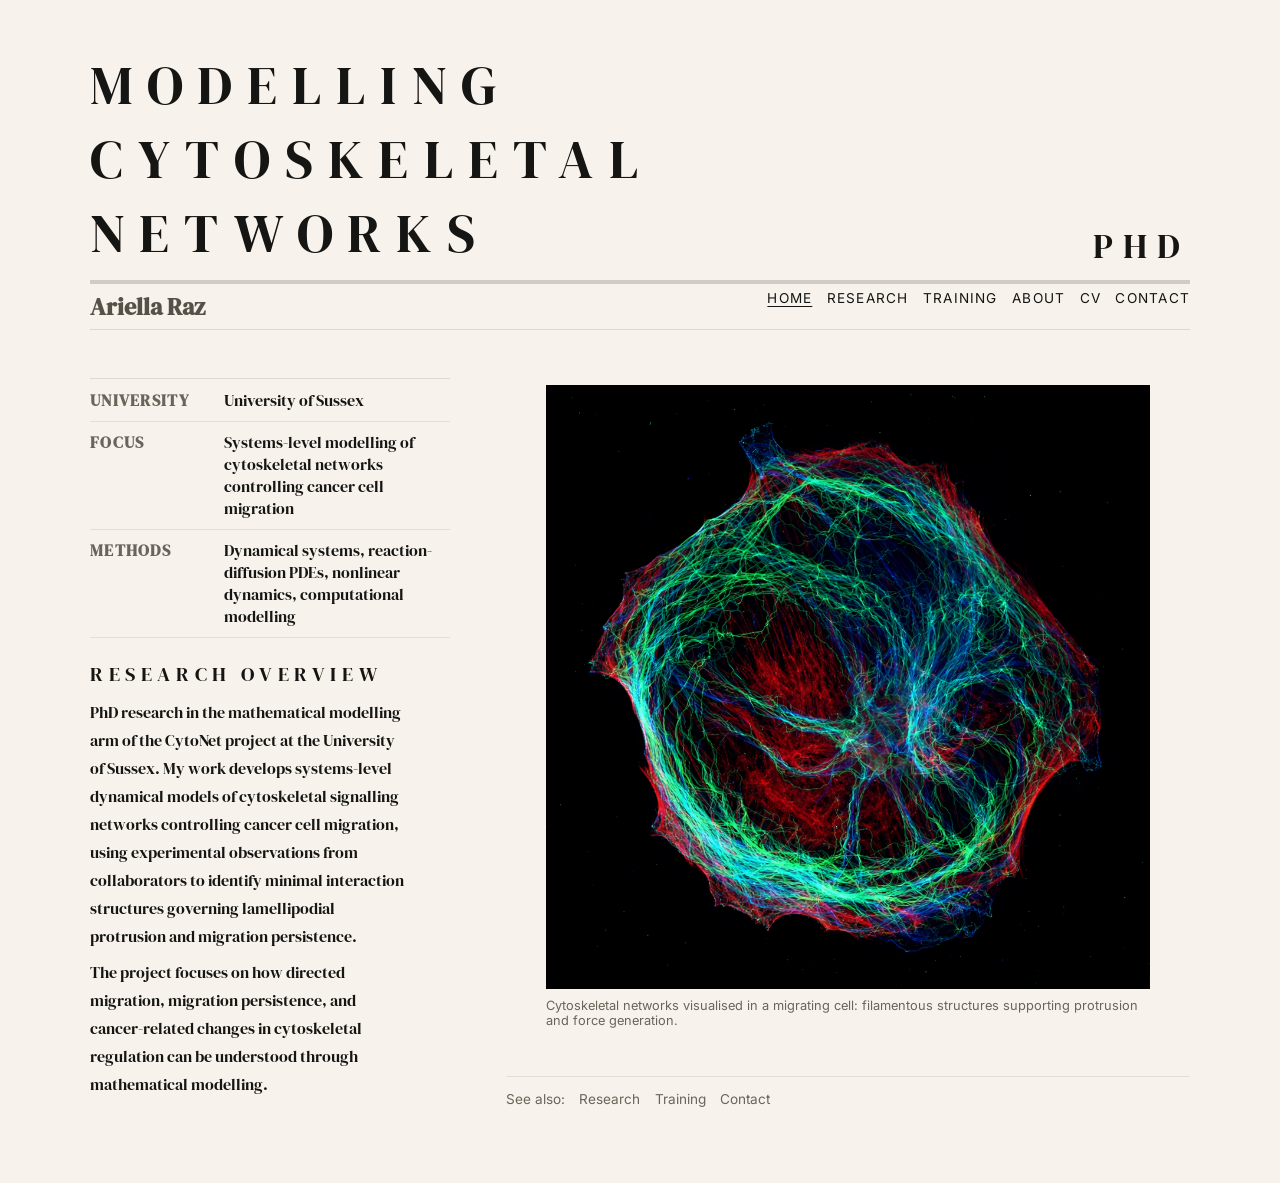
<file: index.html>
<!DOCTYPE html>
<html lang="en">
<head>
  <meta charset="UTF-8">
  <title>MODELLING CYTOSKELETAL NETWORKS — Home</title>
  <meta name="viewport" content="width=device-width, initial-scale=1">
  <link rel="preconnect" href="https://fonts.googleapis.com">
  <link rel="preconnect" href="https://fonts.gstatic.com" crossorigin>
  <link href="https://fonts.googleapis.com/css2?family=DM+Serif+Display:ital@0;1&family=Inter:wght@300;400;500;600&display=swap" rel="stylesheet">
  <link rel="stylesheet" href="style.css">
</head>
<body>
  <div class="page-wrapper">
    <header>
      <div class="masthead">
        <div class="masthead-title">MODELLING CYTOSKELETAL NETWORKS</div>
        <div class="masthead-label">PhD</div>
      </div>
      <hr class="rule-thick">
      <div class="info-nav-row">
        <div class="site-info">
          <span>Ariella Raz</span>
        </div>
        <nav class="site-nav" aria-label="Primary">
          <a href="index.html" class="active">Home</a>
          <a href="research.html">Research</a>
          <a href="training.html">Training</a>
          <a href="about.html">About</a>
          <a href="cv.html">CV</a>
          <a href="contact.html">Contact</a>
        </nav>
      </div>
    </header>

    <main class="page-grid">
      <aside class="home-aside">
        <div class="meta-block" aria-label="Project metadata">
          <div class="meta-row">
            <div class="meta-label">University</div>
            <div class="meta-value">University of Sussex</div>
          </div>
          <div class="meta-row">
            <div class="meta-label">Focus</div>
            <div class="meta-value">Systems-level modelling of cytoskeletal networks controlling cancer cell migration</div>
          </div>
          <div class="meta-row">
            <div class="meta-label">Methods</div>
            <div class="meta-value">Dynamical systems, reaction-diffusion PDEs, nonlinear dynamics, computational modelling</div>
          </div>
        </div>

        <div class="home-intro">
          <p class="home-overview-title">RESEARCH OVERVIEW</p>
          <p>
            PhD research in the mathematical modelling arm of the CytoNet project at the University of Sussex. My work develops systems-level dynamical models of cytoskeletal signalling networks controlling cancer cell migration, using experimental observations from collaborators to identify minimal interaction structures governing lamellipodial protrusion and migration persistence.
          </p>
          <p>
            The project focuses on how directed migration, migration persistence, and cancer-related changes in cytoskeletal regulation can be understood through mathematical modelling.
          </p>
        </div>
      </aside>

      <section class="page-main page-main-home" aria-label="Homepage main content">
        <figure class="figure-block">
          <img src="Images/Cytoskeleton.png" alt="Fluorescence image of cytoskeletal networks in a migrating cell.">
          <figcaption class="figure-caption">
            Cytoskeletal networks visualised in a migrating cell: filamentous structures supporting protrusion and force generation.
          </figcaption>
        </figure>

        <div class="page-links">
          <span>See also:</span>
          <a href="research.html">Research</a>
          <a href="training.html">Training</a>
          <a href="contact.html">Contact</a>
        </div>
      </section>
    </main>
  </div>
</body>
</html>
</file>
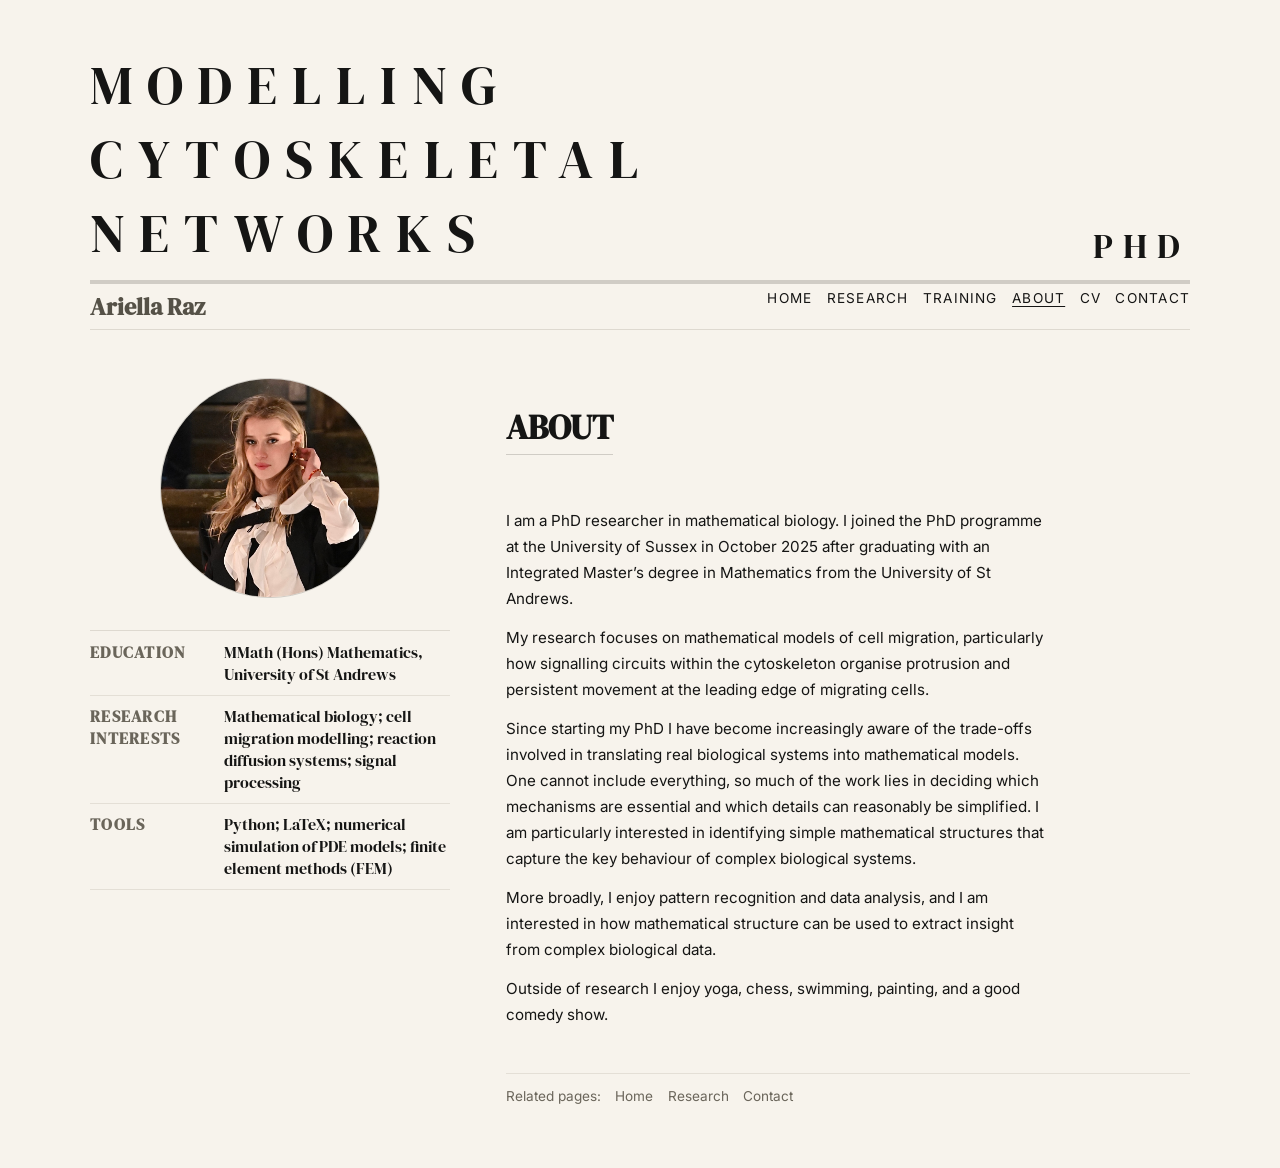
<file: about.html>
<!DOCTYPE html>
<html lang="en">
<head>
  <meta charset="UTF-8">
  <title>MODELLING CYTOSKELETAL NETWORKS — About</title>
  <meta name="viewport" content="width=device-width, initial-scale=1">
  <link rel="preconnect" href="https://fonts.googleapis.com">
  <link rel="preconnect" href="https://fonts.gstatic.com" crossorigin>
  <link href="https://fonts.googleapis.com/css2?family=DM+Serif+Display:ital@0;1&family=Inter:wght@300;400;500;600&display=swap" rel="stylesheet">
  <link rel="stylesheet" href="style.css">
</head>
<body>
  <div class="page-wrapper">
    <header>
      <div class="masthead">
        <div class="masthead-title">MODELLING CYTOSKELETAL NETWORKS</div>
        <div class="masthead-label">PhD</div>
      </div>
      <hr class="rule-thick">
      <div class="info-nav-row">
        <div class="site-info">
          <span>Ariella Raz</span>
        </div>
        <nav class="site-nav" aria-label="Primary">
          <a href="index.html">Home</a>
          <a href="research.html">Research</a>
          <a href="training.html">Training</a>
          <a href="about.html" class="active">About</a>
          <a href="cv.html">CV</a>
          <a href="contact.html">Contact</a>
        </nav>
      </div>
    </header>

    <main class="page-grid about-page">
      <aside>
        <figure class="about-headshot">
          <img src="Images/headshot.png" alt="Portrait of Ariella Raz.">
        </figure>

        <div class="meta-block" aria-label="Background metadata">
          <div class="meta-row">
            <div class="meta-label">Education</div>
            <div class="meta-value">MMath (Hons) Mathematics, University of St Andrews</div>
          </div>
          <div class="meta-row">
            <div class="meta-label">Research interests</div>
            <div class="meta-value">Mathematical biology; cell migration modelling; reaction diffusion systems; signal processing</div>
          </div>
          <div class="meta-row">
            <div class="meta-label">Tools</div>
            <div class="meta-value">Python; LaTeX; numerical simulation of PDE models; finite element methods (FEM)</div>
          </div>
        </div>
      </aside>

      <section class="page-main" aria-label="About main content">
        <div>
          <h1 class="page-title">
            About
          </h1>
        </div>

        <div class="page-body">
          <p>
            I am a PhD researcher in mathematical biology. I joined the PhD programme at the University of Sussex in October 2025 after graduating with an Integrated Master’s degree in Mathematics from the University of St Andrews.
          </p>
          <p>
            My research focuses on mathematical models of cell migration, particularly how signalling circuits within the cytoskeleton organise protrusion and persistent movement at the leading edge of migrating cells.
          </p>
          <p>
            Since starting my PhD I have become increasingly aware of the trade-offs involved in translating real biological systems into mathematical models. One cannot include everything, so much of the work lies in deciding which mechanisms are essential and which details can reasonably be simplified. I am particularly interested in identifying simple mathematical structures that capture the key behaviour of complex biological systems.
          </p>
          <p>
            More broadly, I enjoy pattern recognition and data analysis, and I am interested in how mathematical structure can be used to extract insight from complex biological data.
          </p>
          <p>
            Outside of research I enjoy yoga, chess, swimming, painting, and a good comedy show.
          </p>
        </div>

        <div class="page-links">
          <span>Related pages:</span>
          <a href="index.html">Home</a>
          <a href="research.html">Research</a>
          <a href="contact.html">Contact</a>
        </div>
      </section>
    </main>
  </div>
</body>
</html>
</file>
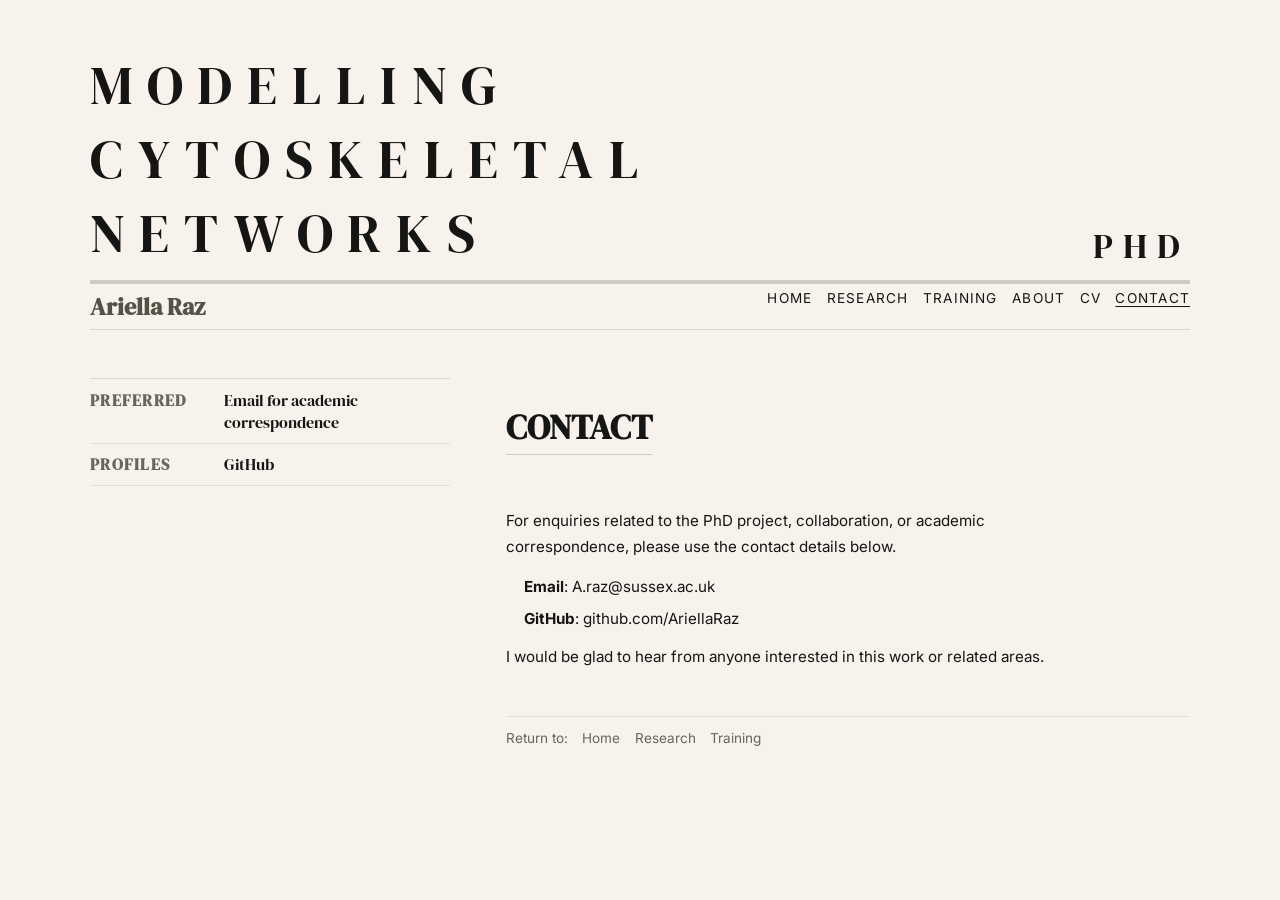
<file: contact.html>
<!DOCTYPE html>
<html lang="en">
<head>
  <meta charset="UTF-8">
  <title>MODELLING CYTOSKELETAL NETWORKS — Contact</title>
  <meta name="viewport" content="width=device-width, initial-scale=1">
  <link rel="preconnect" href="https://fonts.googleapis.com">
  <link rel="preconnect" href="https://fonts.gstatic.com" crossorigin>
  <link href="https://fonts.googleapis.com/css2?family=DM+Serif+Display:ital@0;1&family=Inter:wght@300;400;500;600&display=swap" rel="stylesheet">
  <link rel="stylesheet" href="style.css">
</head>
<body>
  <div class="page-wrapper">
    <header>
      <div class="masthead">
        <div class="masthead-title">MODELLING CYTOSKELETAL NETWORKS</div>
        <div class="masthead-label">PhD</div>
      </div>
      <hr class="rule-thick">
      <div class="info-nav-row">
        <div class="site-info">
          <span>Ariella Raz</span>
        </div>
        <nav class="site-nav" aria-label="Primary">
          <a href="index.html">Home</a>
          <a href="research.html">Research</a>
          <a href="training.html">Training</a>
          <a href="about.html">About</a>
          <a href="cv.html">CV</a>
          <a href="contact.html" class="active">Contact</a>
        </nav>
      </div>
    </header>

    <main class="page-grid contact-page">
      <aside>
        <div class="meta-block" aria-label="Contact metadata">
          <div class="meta-row">
            <div class="meta-label">Preferred</div>
            <div class="meta-value">Email for academic correspondence</div>
          </div>
          <div class="meta-row">
            <div class="meta-label">Profiles</div>
            <div class="meta-value">GitHub</div>
          </div>
        </div>
      </aside>

      <section class="page-main" aria-label="Contact main content">
        <div>
          <h1 class="page-title">
            Contact
          </h1>
        </div>

        <div class="page-body">
          <p>
            For enquiries related to the PhD project, collaboration, or academic correspondence, please use the contact details below.
          </p>
          <ul class="contact-list">
            <li><strong>Email</strong>: <a href="mailto:A.raz@sussex.ac.uk">A.raz@sussex.ac.uk</a></li>
            <li><strong>GitHub</strong>: <a href="https://github.com/AriellaRaz">github.com/AriellaRaz</a></li>
          </ul>
          <p class="contact-closing">
            I would be glad to hear from anyone interested in this work or related areas.
          </p>
        </div>

        <div class="page-links">
          <span>Return to:</span>
          <a href="index.html">Home</a>
          <a href="research.html">Research</a>
          <a href="training.html">Training</a>
        </div>
      </section>
    </main>
  </div>
</body>
</html>
</file>
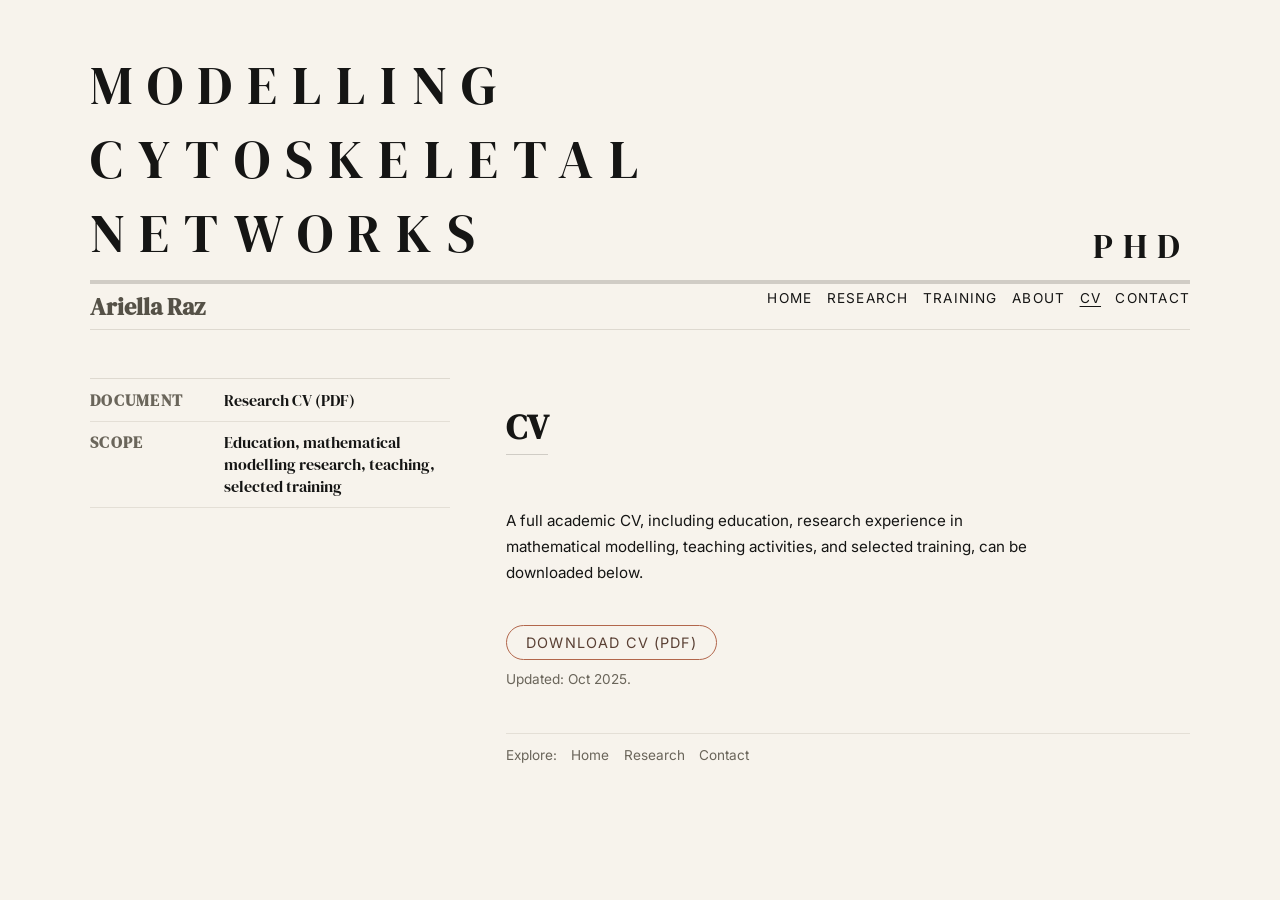
<file: cv.html>
<!DOCTYPE html>
<html lang="en">
<head>
  <meta charset="UTF-8">
  <title>MODELLING CYTOSKELETAL NETWORKS — CV</title>
  <meta name="viewport" content="width=device-width, initial-scale=1">
  <link rel="preconnect" href="https://fonts.googleapis.com">
  <link rel="preconnect" href="https://fonts.gstatic.com" crossorigin>
  <link href="https://fonts.googleapis.com/css2?family=DM+Serif+Display:ital@0;1&family=Inter:wght@300;400;500;600&display=swap" rel="stylesheet">
  <link rel="stylesheet" href="style.css">
</head>
<body>
  <div class="page-wrapper">
    <header>
      <div class="masthead">
        <div class="masthead-title">MODELLING CYTOSKELETAL NETWORKS</div>
        <div class="masthead-label">PhD</div>
      </div>
      <hr class="rule-thick">
      <div class="info-nav-row">
        <div class="site-info">
          <span>Ariella Raz</span>
        </div>
        <nav class="site-nav" aria-label="Primary">
          <a href="index.html">Home</a>
          <a href="research.html">Research</a>
          <a href="training.html">Training</a>
          <a href="about.html">About</a>
          <a href="cv.html" class="active">CV</a>
          <a href="contact.html">Contact</a>
        </nav>
      </div>
    </header>

    <main class="page-grid cv-page">
      <aside>
        <div class="meta-block" aria-label="CV metadata">
          <div class="meta-row">
            <div class="meta-label">Document</div>
            <div class="meta-value">Research CV (PDF)</div>
          </div>
          <div class="meta-row">
            <div class="meta-label">Scope</div>
            <div class="meta-value">Education, mathematical modelling research, teaching, selected training</div>
          </div>
        </div>
      </aside>

      <section class="page-main" aria-label="CV main content">
        <div>
          <h1 class="page-title">
            CV
          </h1>
        </div>

        <div class="page-body">
          <p>
            A full academic CV, including education, research experience in mathematical modelling, teaching activities, and selected training, can be downloaded below.
          </p>
        </div>

        <div>
          <a href="Ariella-Raz-CV.pdf" class="cv-button" target="_blank" rel="noopener noreferrer">
            Download CV (PDF)
          </a>
          <p class="cv-note">
            Updated: Oct 2025.
          </p>
        </div>

        <div class="page-links">
          <span>Explore:</span>
          <a href="index.html">Home</a>
          <a href="research.html">Research</a>
          <a href="contact.html">Contact</a>
        </div>
      </section>
    </main>
  </div>
</body>
</html>
</file>
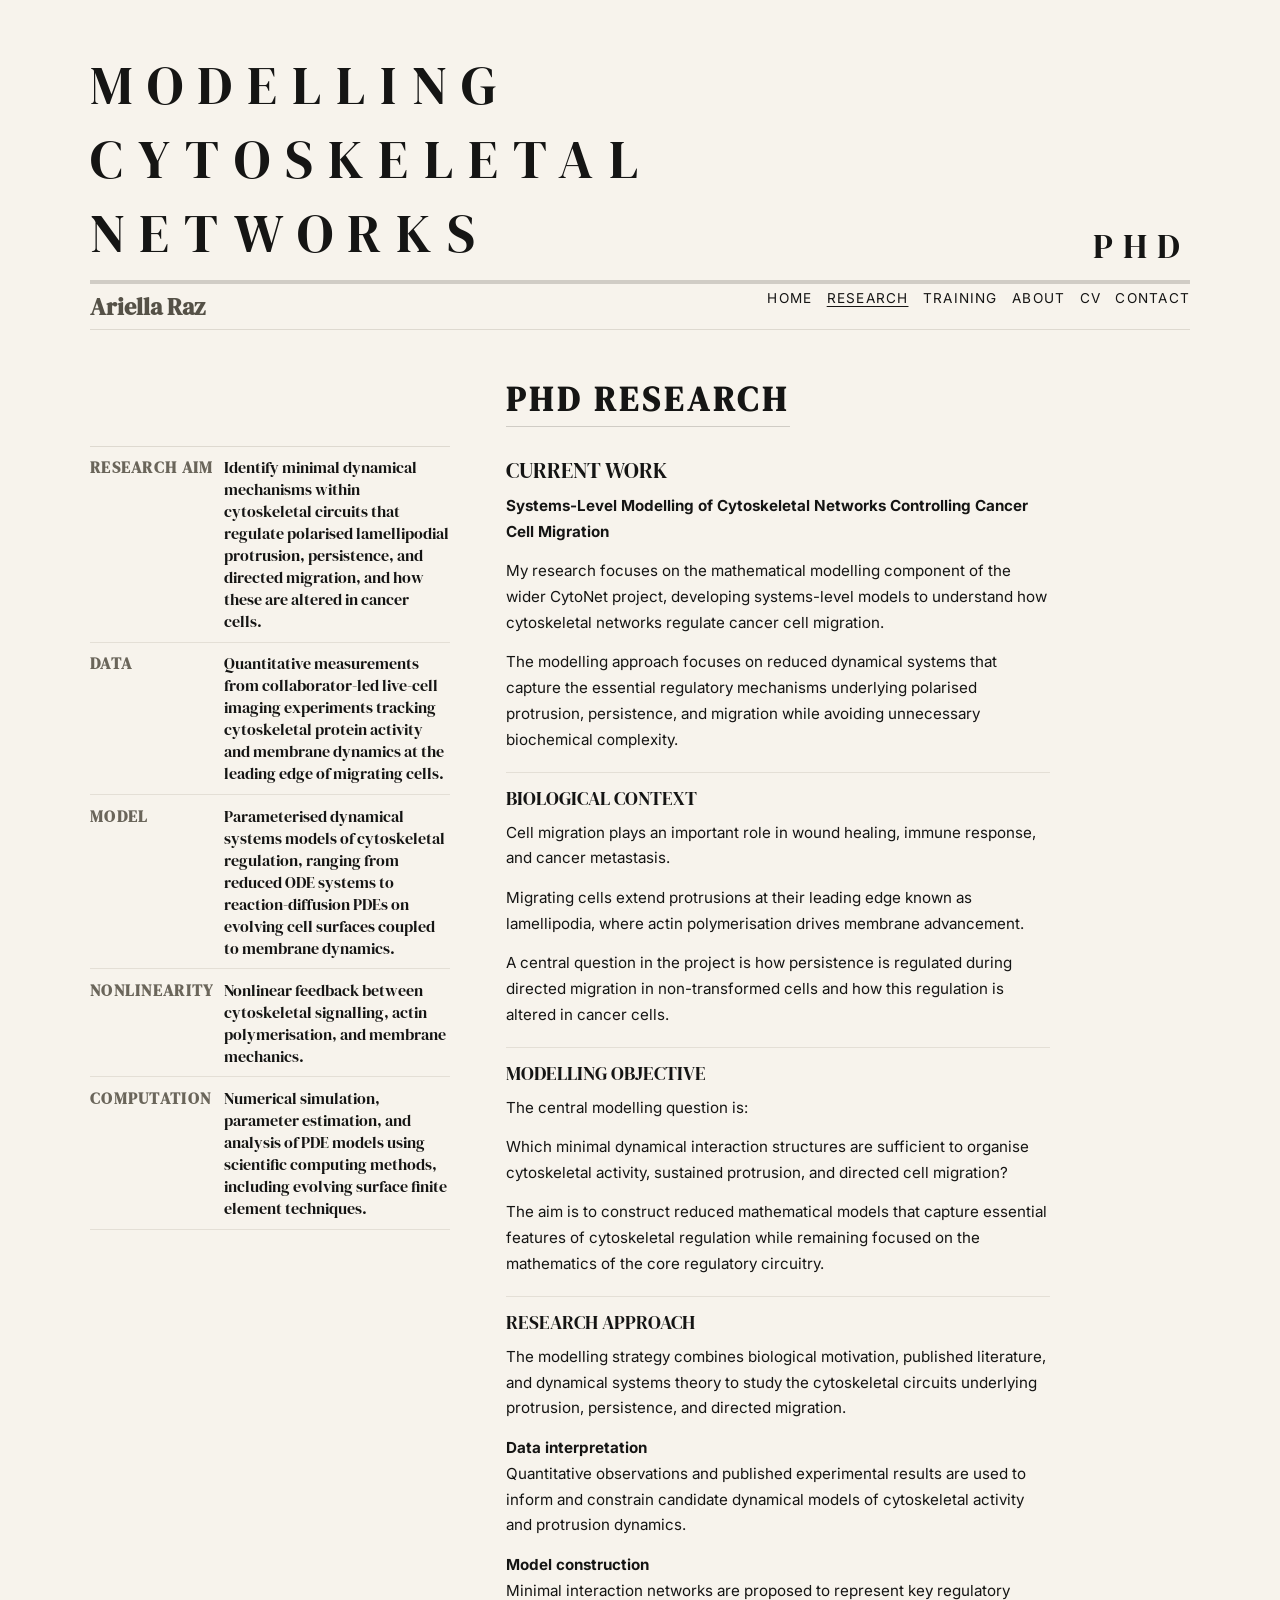
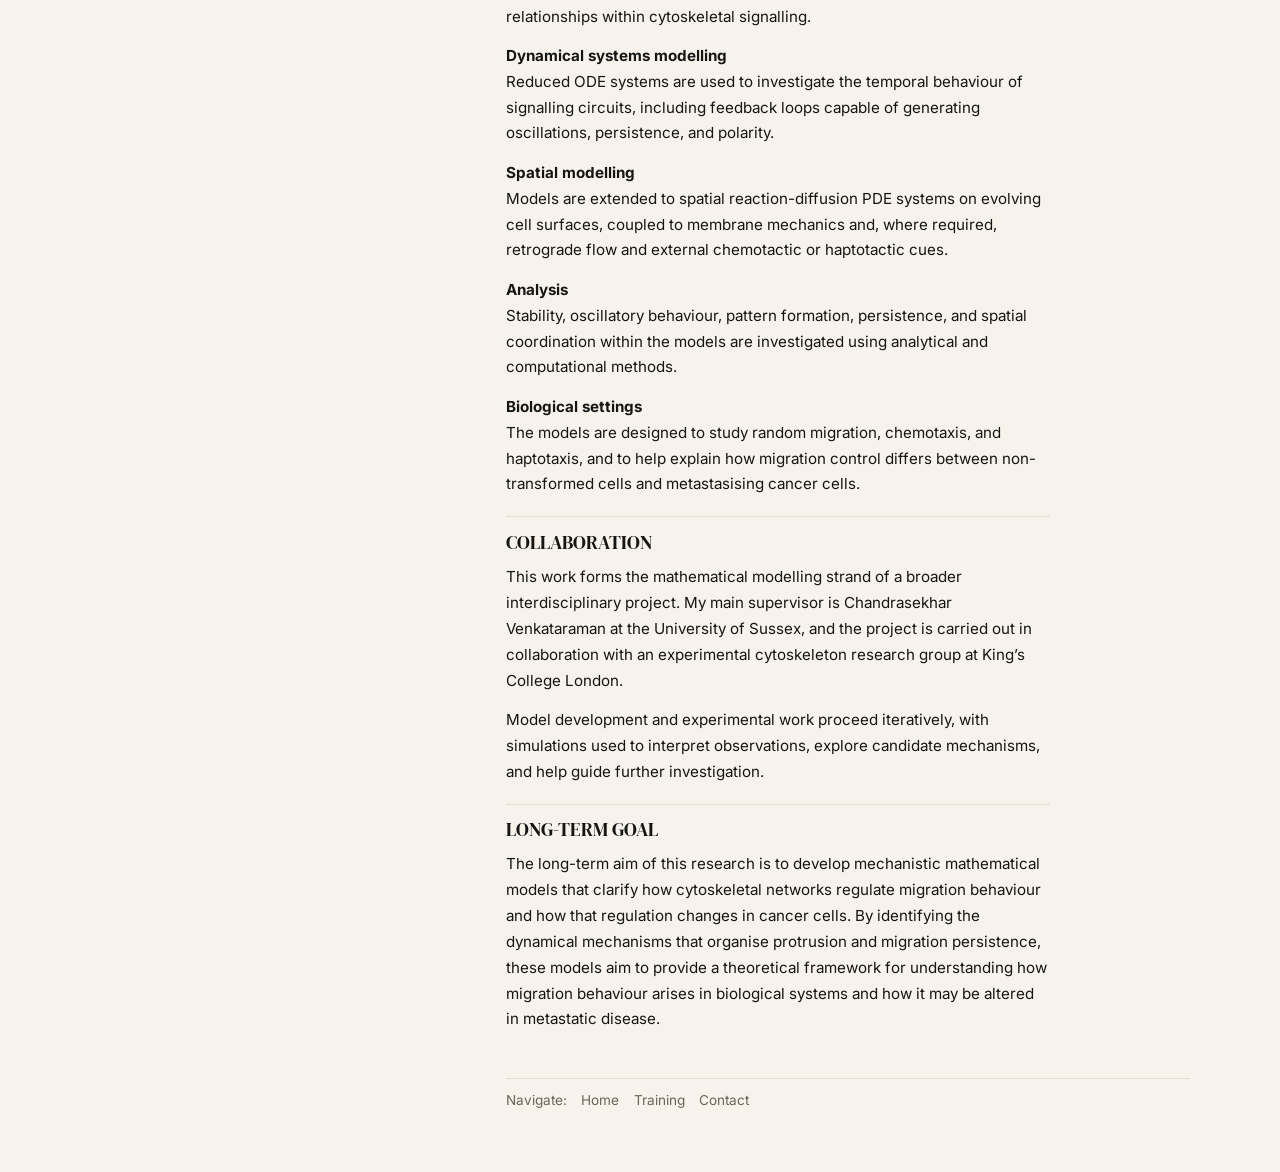
<file: research.html>
<!DOCTYPE html>
<html lang="en">
<head>
  <meta charset="UTF-8">
  <title>MODELLING CYTOSKELETAL NETWORKS — Research</title>
  <meta name="viewport" content="width=device-width, initial-scale=1">
  <link rel="preconnect" href="https://fonts.googleapis.com">
  <link rel="preconnect" href="https://fonts.gstatic.com" crossorigin>
  <link href="https://fonts.googleapis.com/css2?family=DM+Serif+Display:ital@0;1&family=Inter:wght@300;400;500;600&display=swap" rel="stylesheet">
  <link rel="stylesheet" href="style.css">
</head>
<body>
  <div class="page-wrapper">
    <header>
      <div class="masthead">
        <div class="masthead-title">MODELLING CYTOSKELETAL NETWORKS</div>
        <div class="masthead-label">PhD</div>
      </div>
      <hr class="rule-thick">
      <div class="info-nav-row">
        <div class="site-info">
          <span>Ariella Raz</span>
        </div>
        <nav class="site-nav" aria-label="Primary">
          <a href="index.html">Home</a>
          <a href="research.html" class="active">Research</a>
          <a href="training.html">Training</a>
          <a href="about.html">About</a>
          <a href="cv.html">CV</a>
          <a href="contact.html">Contact</a>
        </nav>
      </div>
    </header>

    <main class="page-grid research-page">
      <aside>
        <div class="meta-block" aria-label="Research metadata">
          <div class="meta-row">
            <div class="meta-label">Research aim</div>
            <div class="meta-value">Identify minimal dynamical mechanisms within cytoskeletal circuits that regulate polarised lamellipodial protrusion, persistence, and directed migration, and how these are altered in cancer cells.</div>
          </div>
          <div class="meta-row">
            <div class="meta-label">Data</div>
            <div class="meta-value">Quantitative measurements from collaborator-led live-cell imaging experiments tracking cytoskeletal protein activity and membrane dynamics at the leading edge of migrating cells.</div>
          </div>
          <div class="meta-row">
            <div class="meta-label">Model</div>
            <div class="meta-value">Parameterised dynamical systems models of cytoskeletal regulation, ranging from reduced ODE systems to reaction-diffusion PDEs on evolving cell surfaces coupled to membrane dynamics.</div>
          </div>
          <div class="meta-row">
            <div class="meta-label">Nonlinearity</div>
            <div class="meta-value">Nonlinear feedback between cytoskeletal signalling, actin polymerisation, and membrane mechanics.</div>
          </div>
          <div class="meta-row">
            <div class="meta-label">Computation</div>
            <div class="meta-value">Numerical simulation, parameter estimation, and analysis of PDE models using scientific computing methods, including evolving surface finite element techniques.</div>
          </div>
        </div>
      </aside>

      <section class="page-main" aria-label="Research main content">
        <div>
          <h1 class="page-title">
            PhD Research
          </h1>
        </div>

        <div class="page-body">
          <h2 class="section-subheader lead-subheader">Current Work</h2>
          <p><strong>Systems-Level Modelling of Cytoskeletal Networks Controlling Cancer Cell Migration</strong></p>
          <p>
            My research focuses on the mathematical modelling component of the wider CytoNet project, developing systems-level models to understand how cytoskeletal networks regulate cancer cell migration.
          </p>
          <p>
            The modelling approach focuses on reduced dynamical systems that capture the essential regulatory mechanisms underlying polarised protrusion, persistence, and migration while avoiding unnecessary biochemical complexity.
          </p>

          <h2 class="section-subheader">Biological Context</h2>
          <p>
            Cell migration plays an important role in wound healing, immune response, and cancer metastasis.
          </p>
          <p>
            Migrating cells extend protrusions at their leading edge known as lamellipodia, where actin polymerisation drives membrane advancement.
          </p>
          <p>
            A central question in the project is how persistence is regulated during directed migration in non-transformed cells and how this regulation is altered in cancer cells.
          </p>

          <h2 class="section-subheader">Modelling Objective</h2>
          <p>The central modelling question is:</p>
          <p>
            Which minimal dynamical interaction structures are sufficient to organise cytoskeletal activity, sustained protrusion, and directed cell migration?
          </p>
          <p>
            The aim is to construct reduced mathematical models that capture essential features of cytoskeletal regulation while remaining focused on the mathematics of the core regulatory circuitry.
          </p>

          <h2 class="section-subheader">Research Approach</h2>
          <p>
            The modelling strategy combines biological motivation, published literature, and dynamical systems theory to study the cytoskeletal circuits underlying protrusion, persistence, and directed migration.
          </p>
          <p>
            <strong>Data interpretation</strong><br>
            Quantitative observations and published experimental results are used to inform and constrain candidate dynamical models of cytoskeletal activity and protrusion dynamics.
          </p>
          <p>
            <strong>Model construction</strong><br>
            Minimal interaction networks are proposed to represent key regulatory relationships within cytoskeletal signalling.
          </p>
          <p>
            <strong>Dynamical systems modelling</strong><br>
            Reduced ODE systems are used to investigate the temporal behaviour of signalling circuits, including feedback loops capable of generating oscillations, persistence, and polarity.
          </p>
          <p>
            <strong>Spatial modelling</strong><br>
            Models are extended to spatial reaction-diffusion PDE systems on evolving cell surfaces, coupled to membrane mechanics and, where required, retrograde flow and external chemotactic or haptotactic cues.
          </p>
          <p>
            <strong>Analysis</strong><br>
            Stability, oscillatory behaviour, pattern formation, persistence, and spatial coordination within the models are investigated using analytical and computational methods.
          </p>
          <p>
            <strong>Biological settings</strong><br>
            The models are designed to study random migration, chemotaxis, and haptotaxis, and to help explain how migration control differs between non-transformed cells and metastasising cancer cells.
          </p>

          <h2 class="section-subheader">Collaboration</h2>
          <p>
            This work forms the mathematical modelling strand of a broader interdisciplinary project. My main supervisor is Chandrasekhar Venkataraman at the University of Sussex, and the project is carried out in collaboration with an experimental cytoskeleton research group at King’s College London.
          </p>
          <p>
            Model development and experimental work proceed iteratively, with simulations used to interpret observations, explore candidate mechanisms, and help guide further investigation.
          </p>

          <h2 class="section-subheader">Long-Term Goal</h2>
          <p>
            The long-term aim of this research is to develop mechanistic mathematical models that clarify how cytoskeletal networks regulate migration behaviour and how that regulation changes in cancer cells. By identifying the dynamical mechanisms that organise protrusion and migration persistence, these models aim to provide a theoretical framework for understanding how migration behaviour arises in biological systems and how it may be altered in metastatic disease.
          </p>
        </div>

        <div class="page-links">
          <span>Navigate:</span>
          <a href="index.html">Home</a>
          <a href="training.html">Training</a>
          <a href="contact.html">Contact</a>
        </div>
      </section>
    </main>
  </div>
</body>
</html>
</file>
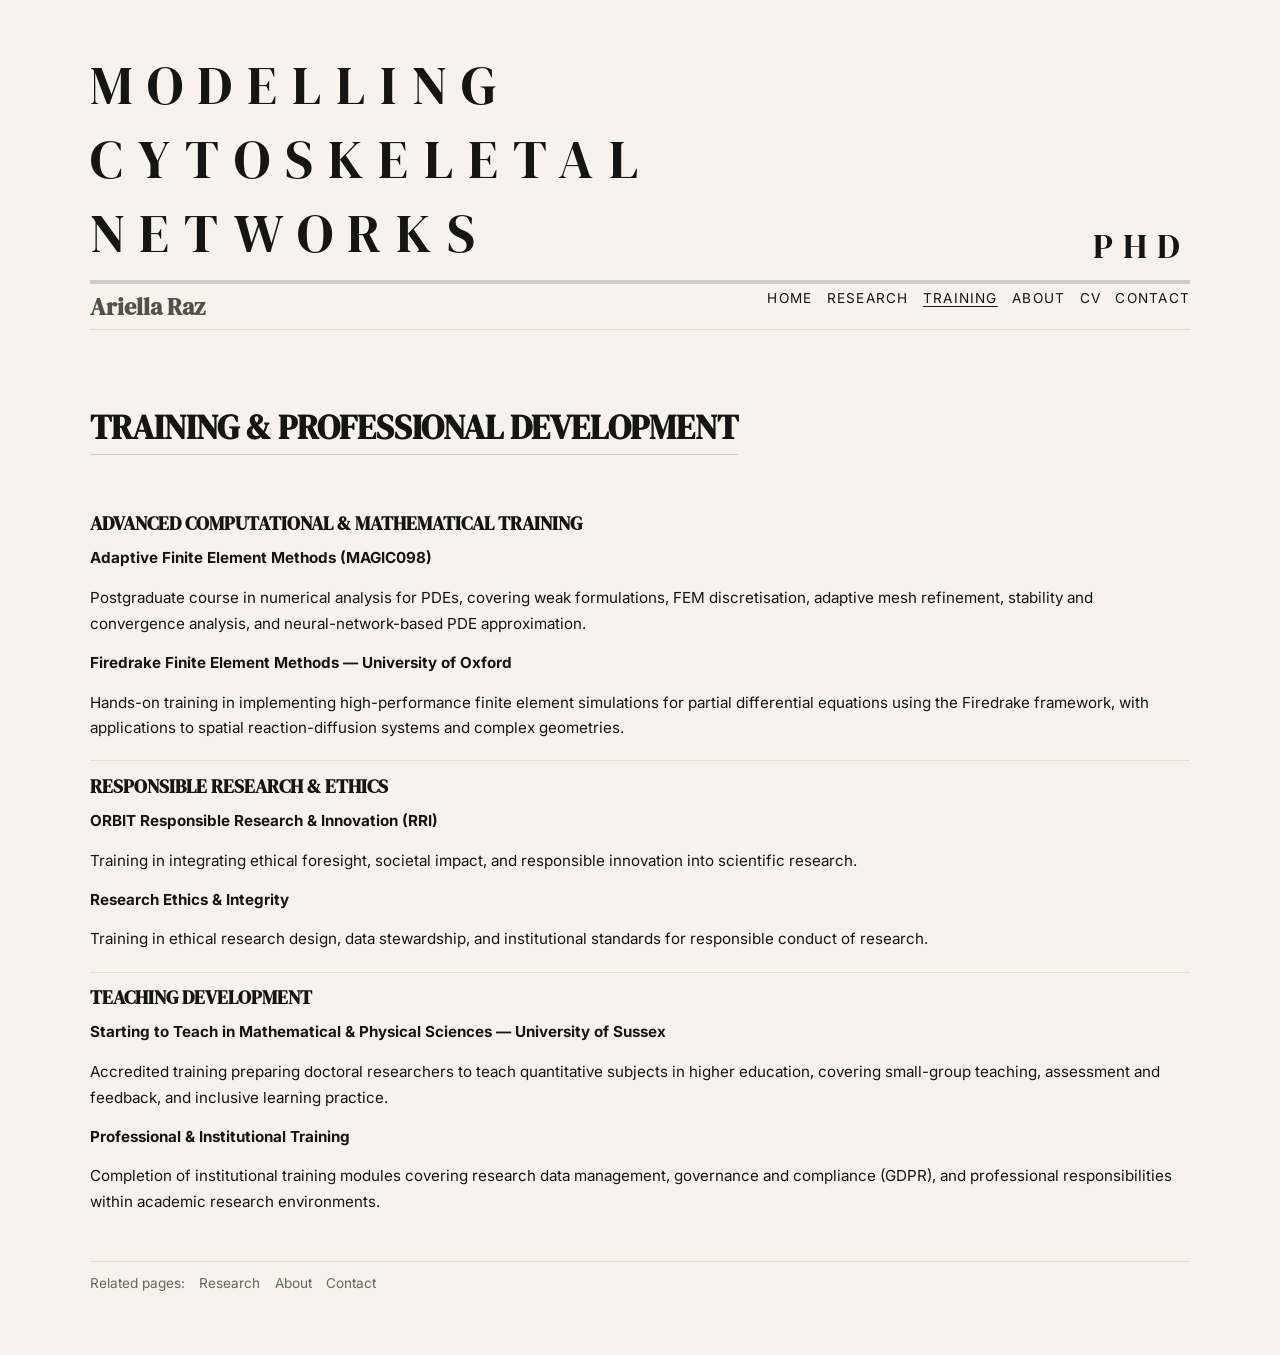
<file: training.html>
<!DOCTYPE html>
<html lang="en">
<head>
  <meta charset="UTF-8">
  <title>MODELLING CYTOSKELETAL NETWORKS — Training</title>
  <meta name="viewport" content="width=device-width, initial-scale=1">
  <link rel="preconnect" href="https://fonts.googleapis.com">
  <link rel="preconnect" href="https://fonts.gstatic.com" crossorigin>
  <link href="https://fonts.googleapis.com/css2?family=DM+Serif+Display:ital@0;1&family=Inter:wght@300;400;500;600&display=swap" rel="stylesheet">
  <link rel="stylesheet" href="style.css">
</head>
<body>
  <div class="page-wrapper">
    <header>
      <div class="masthead">
        <div class="masthead-title">MODELLING CYTOSKELETAL NETWORKS</div>
        <div class="masthead-label">PhD</div>
      </div>
      <hr class="rule-thick">
      <div class="info-nav-row">
        <div class="site-info">
          <span>Ariella Raz</span>
        </div>
        <nav class="site-nav" aria-label="Primary">
          <a href="index.html">Home</a>
          <a href="research.html">Research</a>
          <a href="training.html" class="active">Training</a>
          <a href="about.html">About</a>
          <a href="cv.html">CV</a>
          <a href="contact.html">Contact</a>
        </nav>
      </div>
    </header>

    <main class="page-grid page-grid-single training-page">
      <section class="page-main" aria-label="Training main content">
        <div>
          <h1 class="page-title">
            Training &amp; Professional Development
          </h1>
        </div>

        <div class="page-body">
          <h2 class="section-subheader">Advanced Computational &amp; Mathematical Training</h2>
          <p><strong>Adaptive Finite Element Methods (MAGIC098)</strong></p>
          <p>
            Postgraduate course in numerical analysis for PDEs, covering weak formulations, FEM discretisation, adaptive mesh refinement, stability and convergence analysis, and neural-network-based PDE approximation.
          </p>

          <p><strong>Firedrake Finite Element Methods — University of Oxford</strong></p>
          <p>
            Hands-on training in implementing high-performance finite element simulations for partial differential equations using the Firedrake framework, with applications to spatial reaction-diffusion systems and complex geometries.
          </p>

          <h2 class="section-subheader">Responsible Research &amp; Ethics</h2>
          <p><strong>ORBIT Responsible Research &amp; Innovation (RRI)</strong></p>
          <p>
            Training in integrating ethical foresight, societal impact, and responsible innovation into scientific research.
          </p>

          <p><strong>Research Ethics &amp; Integrity</strong></p>
          <p>
            Training in ethical research design, data stewardship, and institutional standards for responsible conduct of research.
          </p>

          <h2 class="section-subheader">Teaching Development</h2>
          <p><strong>Starting to Teach in Mathematical &amp; Physical Sciences — University of Sussex</strong></p>
          <p>
            Accredited training preparing doctoral researchers to teach quantitative subjects in higher education, covering small-group teaching, assessment and feedback, and inclusive learning practice.
          </p>

          <p><strong>Professional &amp; Institutional Training</strong></p>
          <p>
            Completion of institutional training modules covering research data management, governance and compliance (GDPR), and professional responsibilities within academic research environments.
          </p>
        </div>

        <div class="page-links">
          <span>Related pages:</span>
          <a href="research.html">Research</a>
          <a href="about.html">About</a>
          <a href="contact.html">Contact</a>
        </div>
      </section>
    </main>
  </div>
</body>
</html>
</file>
<file: style.css>
/* Typography */
*,
*::before,
*::after {
  box-sizing: border-box;
}

html {
  font-size: 16px;
}

body {
  margin: 0;
  padding: 0;
  font-family: "Inter", system-ui, -apple-system, BlinkMacSystemFont, "Segoe UI", sans-serif;
  background-color: #f7f3ec; /* warm off-white */
  color: #151514; /* near-black */
  -webkit-font-smoothing: antialiased;
}

a {
  color: inherit;
  text-decoration: none;
}

a:hover {
  text-decoration: underline;
  text-underline-offset: 0.18em;
}

img {
  max-width: 100%;
  height: auto;
  display: block;
}

/* Page shell */
.page-wrapper {
  max-width: 1180px;
  margin: 0 auto;
  padding: 3rem 2.5rem 4rem;
}

/* Masthead */
.masthead {
  display: flex;
  align-items: flex-end;
  justify-content: space-between;
  gap: 1rem;
  margin-bottom: 0.6rem;
}

.masthead-title {
  font-family: "DM Serif Display", "Times New Roman", serif;
  font-size: 3.4rem;
  letter-spacing: 0.28em;
  text-transform: uppercase;
}

.masthead-label {
  font-family: "DM Serif Display", "Times New Roman", serif;
  font-size: 2.2rem;
  letter-spacing: 0.28em;
  text-transform: uppercase;
}

.rule-thick {
  border: 0;
  border-top: 4px solid #d0ccc5; /* subtle grey */
  margin: 0 0 0.4rem;
}

/* Info + navigation row */
.info-nav-row {
  display: flex;
  align-items: flex-start;
  justify-content: space-between;
  gap: 1rem;
  font-size: 0.82rem;
  border-bottom: 1px solid #ded9d0;
  padding-bottom: 0.4rem;
  margin-bottom: 3rem;
}

.site-info {
  display: flex;
  flex-wrap: wrap;
  gap: 0.4rem 0.9rem;
  color: #555147;
}

.site-info span:first-child {
  font-family: "DM Serif Display", "Times New Roman", serif;
  font-size: 1.5rem;
  font-weight: 600;
}

.site-info span::after {
  content: "•";
  margin-left: 0.6rem;
}

.site-info span:last-child::after {
  content: "";
  margin: 0;
}

.site-nav {
  display: flex;
  flex-wrap: wrap;
  gap: 0.9rem;
  justify-content: flex-end;
}

.site-nav a {
  font-size: 0.85rem;
  letter-spacing: 0.09em;
  text-transform: uppercase;
}

.site-nav a.active {
  text-decoration: underline;
  text-underline-offset: 0.25em;
}

/* Main grid */
.page-grid {
  display: grid;
  grid-template-columns: minmax(260px, 360px) minmax(0, 1fr);
  gap: 3.5rem;
}

.page-grid-single {
  grid-template-columns: minmax(0, 1fr);
}

.training-page .page-title,
.training-page .page-body {
  max-width: none;
}

.training-page .page-title {
  font-family: "DM Serif Display", "Times New Roman", serif;
  text-transform: uppercase;
}

.about-page .page-title {
  font-family: "DM Serif Display", "Times New Roman", serif;
  text-transform: uppercase;
}

.contact-page .page-title {
  font-family: "DM Serif Display", "Times New Roman", serif;
  text-transform: uppercase;
}

.research-page aside {
  padding-top: 4.2rem;
}

.research-page .page-title {
  margin: 0;
  font-family: "DM Serif Display", "Times New Roman", serif;
  text-transform: uppercase;
  letter-spacing: 0.12em;
}

.research-page .page-title,
.training-page .page-title,
.about-page .page-title,
.contact-page .page-title,
.cv-page .page-title {
  display: inline-block;
  border-bottom: 1px solid #d0ccc5;
  padding-bottom: 0.35rem;
}

.research-page .section-subheader {
  font-family: "DM Serif Display", "Times New Roman", serif;
  font-weight: 400;
  text-transform: uppercase;
}

.research-page .lead-subheader {
  font-size: 1.35rem;
}

.research-page .page-body .section-subheader {
  border-top: 1px solid #e4dfd6;
  padding-top: 0.8rem;
  margin-top: 1.2rem;
}

.research-page .page-body .section-subheader:first-of-type {
  border-top: none;
  padding-top: 0;
  margin-top: 0.2rem;
}

.training-page .page-body .section-subheader {
  text-transform: uppercase;
  border-top: 1px solid #e4dfd6;
  padding-top: 0.8rem;
  margin-top: 1.2rem;
}

.training-page .page-body .section-subheader:first-of-type {
  border-top: none;
  padding-top: 0;
  margin-top: 0.2rem;
}

aside {
  font-size: 0.88rem;
}

.meta-block {
  border-top: 1px solid #ded9d0;
}

.about-headshot {
  margin: 0 auto 2rem;
  width: 220px;
  max-width: 100%;
}

.about-headshot img {
  width: 220px;
  height: 220px;
  object-fit: cover;
  border-radius: 50%;
  border: 1px solid #d0ccc5;
}

.home-intro {
  font-family: "DM Serif Display", "Times New Roman", serif;
  font-size: 1.03rem;
  line-height: 1.7;
  max-width: 20rem;
  margin-bottom: 1.2rem;
  margin-top: 1.2rem;
}

.home-intro p {
  margin: 0 0 0.5rem;
  font-weight: 400;
}

.home-overview-title {
  font-family: "DM Serif Display", "Times New Roman", serif;
  font-size: 1.25rem;
  letter-spacing: 0.28em;
  text-transform: uppercase;
  color: #151514;
  font-weight: 400;
}

.home-aside .meta-label,
.home-aside .meta-value {
  font-family: "DM Serif Display", "Times New Roman", serif;
  font-size: 1rem;
}

.home-aside .meta-label {
  flex: 0 0 8.4rem;
  font-weight: 700;
  padding-right: 0.35rem;
}

.home-aside .meta-value {
  font-weight: 400;
}

.about-page .meta-label,
.about-page .meta-value {
  font-family: "DM Serif Display", "Times New Roman", serif;
  font-size: 1rem;
}

.about-page .meta-label {
  flex: 0 0 8.4rem;
  font-weight: 700;
  padding-right: 0.35rem;
}

.about-page .meta-value {
  font-weight: 400;
}

.research-page .meta-label,
.research-page .meta-value,
.contact-page .meta-label,
.contact-page .meta-value,
.cv-page .meta-label,
.cv-page .meta-value {
  font-family: "DM Serif Display", "Times New Roman", serif;
  font-size: 1rem;
}

.research-page .meta-label,
.contact-page .meta-label,
.cv-page .meta-label {
  flex: 0 0 8.4rem;
  font-weight: 700;
  padding-right: 0.35rem;
}

.research-page .meta-value,
.contact-page .meta-value,
.cv-page .meta-value {
  font-weight: 400;
}

.meta-row {
  display: flex;
  padding: 0.6rem 0;
  border-bottom: 1px solid #e4dfd6;
}

.meta-label {
  flex: 0 0 7rem;
  font-weight: 500;
  letter-spacing: 0.08em;
  text-transform: uppercase;
  color: #6a655a;
  font-size: 0.76rem;
}

.meta-value {
  flex: 1;
}

.snapshot-table {
  margin-top: 1.4rem;
  border-top: 1px solid #ded9d0;
}

.snapshot-title {
  padding: 0.4rem 0;
  font-size: 0.78rem;
  letter-spacing: 0.12em;
  text-transform: uppercase;
  color: #6a655a;
}

.snapshot-row {
  display: flex;
  padding: 0.45rem 0;
  border-top: 1px solid #e4dfd6;
}

.snapshot-key {
  flex: 0 0 9.5rem;
  font-weight: 500;
  font-size: 0.8rem;
}

.snapshot-value {
  flex: 1;
  font-size: 0.8rem;
}

/* Right column content */
.page-main {
  display: flex;
  flex-direction: column;
  gap: 1.6rem;
}

.page-main-home .page-kicker,
.page-main-home .page-title {
  display: none;
}

.home-affiliation {
  margin-top: 1.2rem;
  font-size: 0.8rem;
  color: #8a8478;
  white-space: nowrap;
}

.page-kicker {
  font-size: 0.76rem;
  letter-spacing: 0.18em;
  text-transform: uppercase;
  color: #8a8478;
}

.page-title {
  font-family: "DM Serif Display", "Times New Roman", serif;
  font-size: 2.1rem;
  line-height: 1.25;
  max-width: 36rem;
}

.page-body {
  font-size: 0.95rem;
  line-height: 1.7;
  max-width: 34rem;
}

.page-body p {
  margin: 0 0 0.85rem;
}

.section-subheader {
  font-family: "DM Serif Display", "Times New Roman", serif;
  font-size: 1.2rem;
  line-height: 1.35;
  margin: 1rem 0 0.5rem;
}

.page-body ul {
  margin: 0.4rem 0 0.8rem 1.1rem;
  padding: 0;
}

.page-body li {
  margin-bottom: 0.35rem;
}

/* Figure block */
.figure-block {
  border: 1px solid #d0ccc5;
  padding: 1.2rem 1.2rem 1rem;
  margin-top: 0.4rem;
}

.figure-image-placeholder {
  border: 1px dashed #d0ccc5;
  min-height: 180px;
  display: flex;
  align-items: center;
  justify-content: center;
  font-size: 0.82rem;
  color: #8a8478;
  text-align: center;
  padding: 1rem;
}

.figure-caption {
  margin-top: 0.6rem;
  font-size: 0.8rem;
  color: #6a655a;
}

.page-main-home .figure-block {
  border: none;
  padding: 0;
}

/* Optional headshot placeholder */
.headshot-placeholder {
  margin-top: 1rem;
  width: 84px;
  height: 84px;
  border-radius: 50%;
  border: 1px solid #d0ccc5;
  display: flex;
  align-items: center;
  justify-content: center;
  font-size: 0.7rem;
  color: #8a8478;
}

/* Bottom links row within page */
.page-links {
  margin-top: 0.4rem;
  padding-top: 0.85rem;
  border-top: 1px solid #e4dfd6;
  font-size: 0.85rem;
  display: flex;
  flex-wrap: wrap;
  gap: 0.9rem;
  color: #6a655a;
}

.page-links a {
  text-decoration: none;
}

.page-links a:hover {
  text-decoration: underline;
}

/* CV button */
.cv-button {
  display: inline-flex;
  align-items: center;
  justify-content: center;
  padding: 0.5rem 1.2rem;
  border: 1px solid #b2664b; /* muted accent */
  border-radius: 999px;
  font-size: 0.9rem;
  letter-spacing: 0.08em;
  text-transform: uppercase;
  background-color: transparent;
  color: #5a4034;
  text-decoration: none;
}

.cv-button:hover {
  background-color: #f0e3d6;
  text-decoration: none;
}

.cv-note {
  margin-top: 0.7rem;
  font-size: 0.85rem;
  color: #6a655a;
}

/* Contact list */
.contact-list {
  list-style: none;
  padding: 0;
  margin: 0.4rem 0 0;
  font-size: 0.95rem;
}

.contact-list li {
  margin-bottom: 0.4rem;
}

.contact-closing {
  margin-top: 1.25rem;
}

/* Responsiveness */
@media (max-width: 980px) {
  .page-wrapper {
    padding: 1.8rem 1.2rem 2.4rem;
  }

  .masthead {
    flex-direction: column;
    align-items: flex-start;
  }

  .info-nav-row {
    flex-direction: column;
    align-items: flex-start;
    gap: 0.4rem;
  }

  .site-nav {
    justify-content: flex-start;
  }

  .page-grid {
    grid-template-columns: 1fr;
    gap: 2.2rem;
  }

  .research-page aside {
    padding-top: 0;
  }
}

@media (max-width: 640px) {
  .masthead-title {
    font-size: 1.8rem;
  }

  .masthead-label {
    font-size: 1.3rem;
  }

  .home-affiliation {
    white-space: normal;
  }
}
</file>
